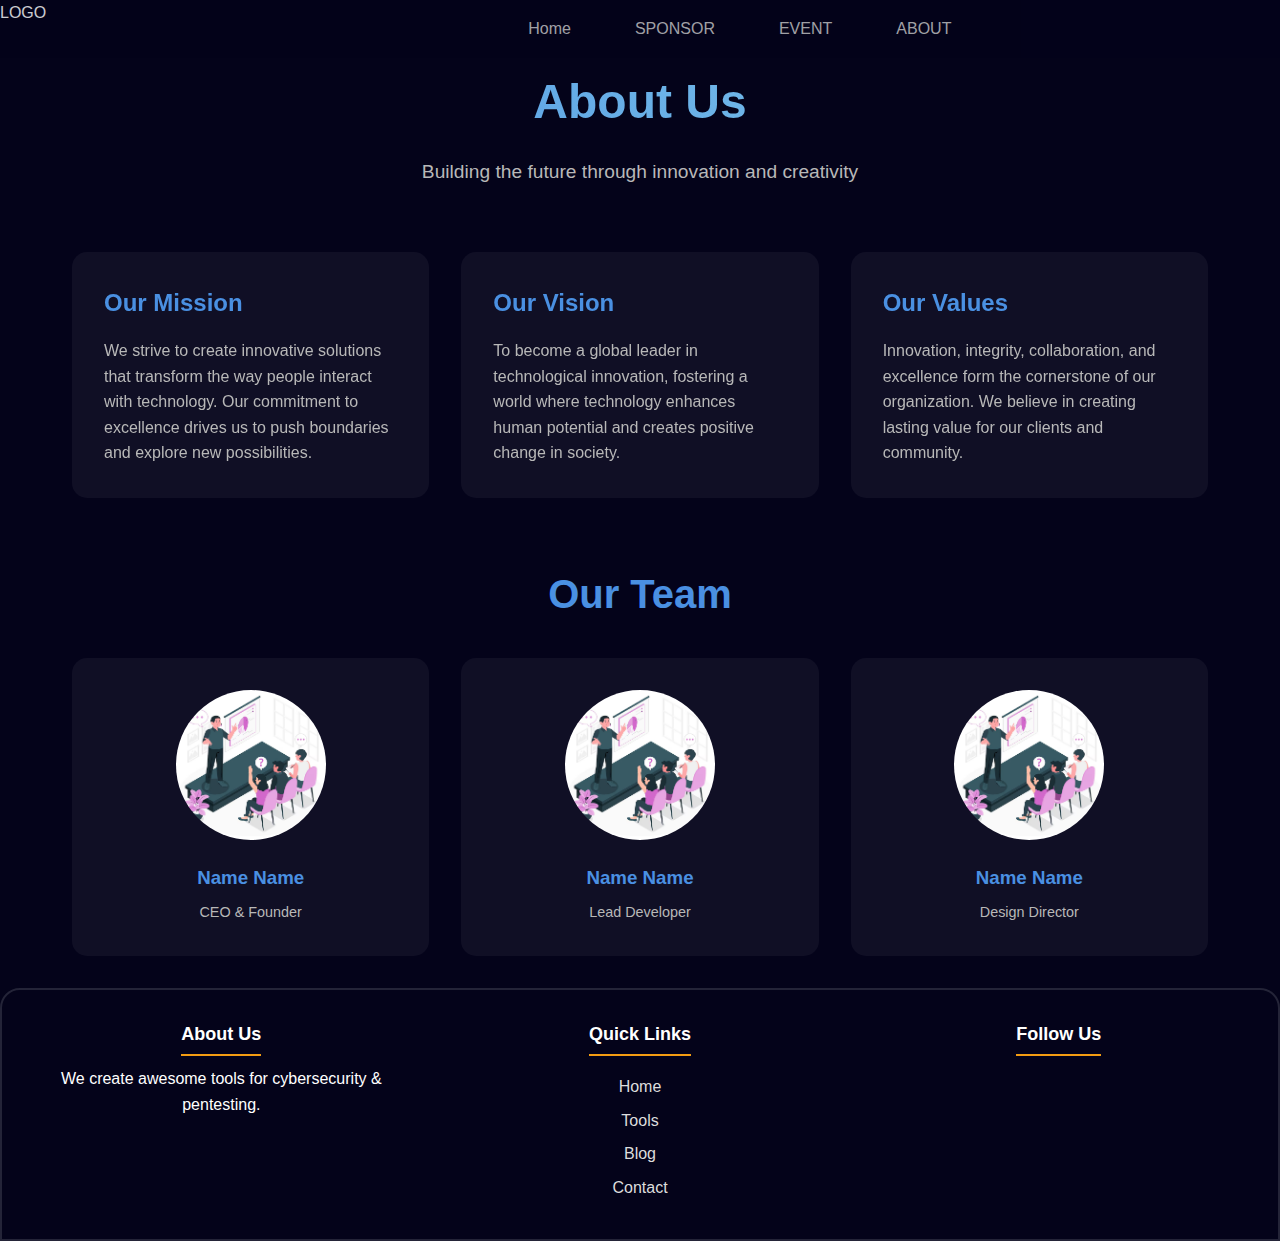
<file: about-us.html>
<!DOCTYPE html>
<html lang="en">
<head>
    <meta charset="UTF-8">
    <meta name="viewport" content="width=device-width, initial-scale=1.0">
    <title>About Us</title>
    <link rel="stylesheet" href="css/about-us.css">
    <script src="scripts/nav.js" defer></script>
</head>
<body>
    <a href="#main-content" class="skip-link">Skip to main content</a>

  <button id="open-sidebar-button" onclick="openSidebar()" aria-label="open sidebar" aria-expanded="false"
    aria-controls="navbar">
    <svg xmlns="http://www.w3.org/2000/svg" height="40px" viewBox="0 -960 960 960" width="40px" fill="#c9c9c9">
      <path
        d="M165.13-254.62q-10.68 0-17.9-7.26-7.23-7.26-7.23-18t7.23-17.86q7.22-7.13 17.9-7.13h629.74q10.68 0 17.9 7.26 7.23 7.26 7.23 18t-7.23 17.87q-7.22 7.12-17.9 7.12H165.13Zm0-200.25q-10.68 0-17.9-7.27-7.23-7.26-7.23-17.99 0-10.74 7.23-17.87 7.22-7.13 17.9-7.13h629.74q10.68 0 17.9 7.27 7.23 7.26 7.23 17.99 0 10.74-7.23 17.87-7.22 7.13-17.9 7.13H165.13Zm0-200.26q-10.68 0-17.9-7.26-7.23-7.26-7.23-18t7.23-17.87q7.22-7.12 17.9-7.12h629.74q10.68 0 17.9 7.26 7.23 7.26 7.23 18t-7.23 17.86q-7.22 7.13-17.9 7.13H165.13Z" />
    </svg>
  </button>

  <nav id="navbar">
    <ul>
      <li>
        <button id="close-sidebar-button" onclick="closeSidebar()" aria-label="close sidebar">
          <svg xmlns="http://www.w3.org/2000/svg" height="40px" viewBox="0 -960 960 960" width="40px" fill="#c9c9c9">
            <path
              d="m480-444.62-209.69 209.7q-7.23 7.23-17.5 7.42-10.27.19-17.89-7.42-7.61-7.62-7.61-17.7 0-10.07 7.61-17.69L444.62-480l-209.7-209.69q-7.23-7.23-7.42-17.5-.19-10.27 7.42-17.89 7.62-7.61 17.7-7.61 10.07 0 17.69 7.61L480-515.38l209.69-209.7q7.23-7.23 17.5-7.42 10.27-.19 17.89 7.42 7.61 7.62 7.61 17.7 0 10.07-7.61 17.69L515.38-480l209.7 209.69q7.23 7.23 7.42 17.5.19 10.27-7.42 17.89-7.62 7.61-17.7 7.61-10.07 0-17.69-7.61L480-444.62Z" />
          </svg>
        </button>
      </li>
      <li class="home-li">LOGO</a></li>
      <li><a href="index.html">Home</a></li>
      <li><a href="SPONSOR.html">SPONSOR</a></li>
      <li><a href="Event.html">EVENT</a></li>
      <li><a href="about-us.html">ABOUT</a></li>
    </ul>
  </nav>
  <div id="overlay" onclick="closeSidebar()" aria-hidden="true"></div>
    <div class="container">
        <header class="header">
            <h1>About Us</h1>
            <p>Building the future through innovation and creativity</p>
        </header>

        <div class="about-grid">
            <div class="about-card">
                <h2>Our Mission</h2>
                <p>We strive to create innovative solutions that transform the way people interact with technology. Our commitment to excellence drives us to push boundaries and explore new possibilities.</p>
            </div>

            <div class="about-card">
                <h2>Our Vision</h2>
                <p>To become a global leader in technological innovation, fostering a world where technology enhances human potential and creates positive change in society.</p>
            </div>

            <div class="about-card">
                <h2>Our Values</h2>
                <p>Innovation, integrity, collaboration, and excellence form the cornerstone of our organization. We believe in creating lasting value for our clients and community.</p>
            </div>
        </div>

        <div class="team-section">
            <h2>Our Team</h2>
            <div class="team-grid">
                <div class="team-member">
                    <img src="img/seminar-concept-illustration_114360-7700.avif" alt="Team Member 1">
                    <h3>Name Name</h3>
                    <p>CEO & Founder</p>
                </div>

                <div class="team-member">
                    <img src="img/seminar-concept-illustration_114360-7700.avif" alt="Team Member 2">
                    <h3>Name Name</h3>
                    <p>Lead Developer</p>
                </div>

                <div class="team-member">
                    <img src="img/seminar-concept-illustration_114360-7700.avif" alt="Team Member 3">
                    <h3>Name Name</h3>
                    <p>Design Director</p>
                </div>
            </div>
        </div>
    </div>
      <!-- card 6 -->
<footer class="footer">
    <div>
        <h3>About Us</h3>
        <p>We create awesome tools for cybersecurity & pentesting.</p>
    </div>
    <div>
        <h3>Quick Links</h3>
        <ul>
            <li><a href="#">Home</a></li>
            <li><a href="#">Tools</a></li>
            <li><a href="#">Blog</a></li>
            <li><a href="#">Contact</a></li>
        </ul>
    </div>
    <div>
        <h3>Follow Us</h3>
        <div class="social-icons">
            <a href="#"><i class="fab fa-facebook"></i></a>
            <a href="#"><i class="fab fa-twitter"></i></a>
            <a href="#"><i class="fab fa-linkedin"></i></a>
            <a href="#"><i class="fab fa-github"></i></a>
        </div>
    </div>
  </footer>
</body>
</html>
</file>
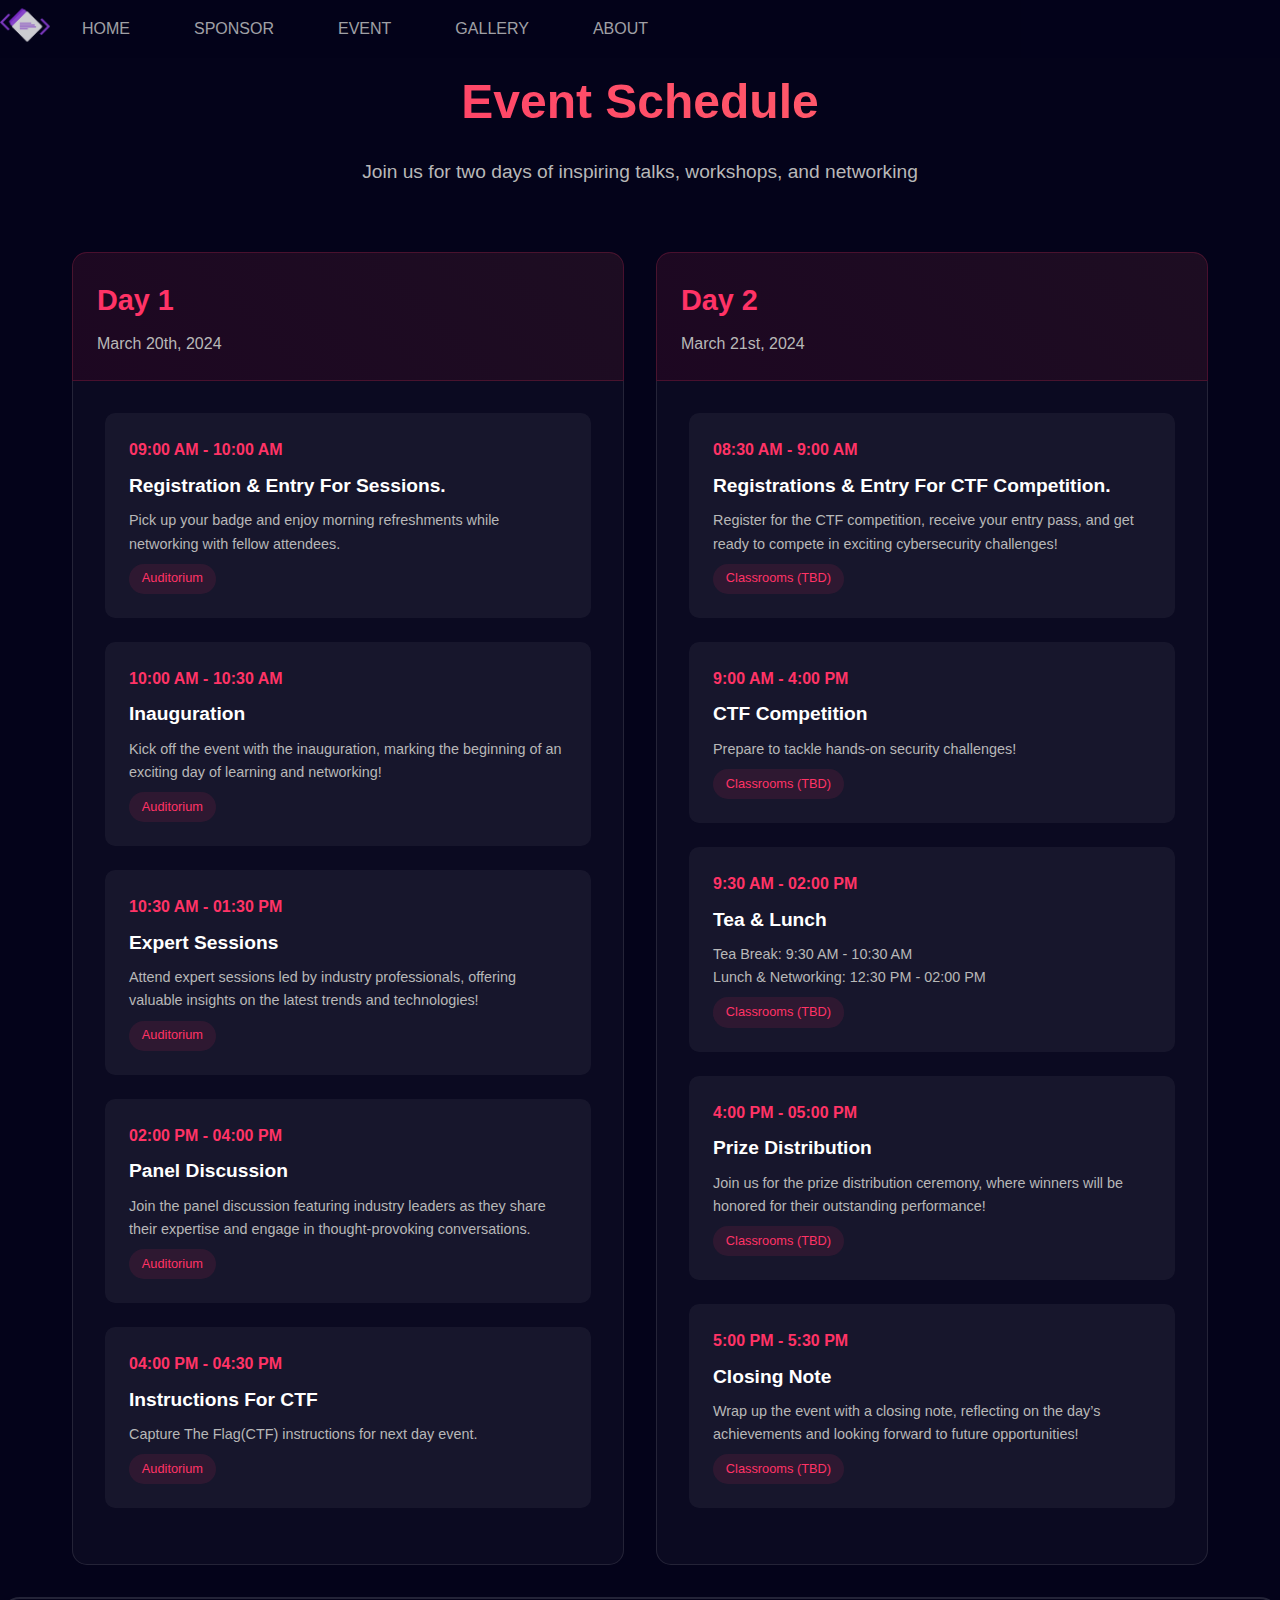
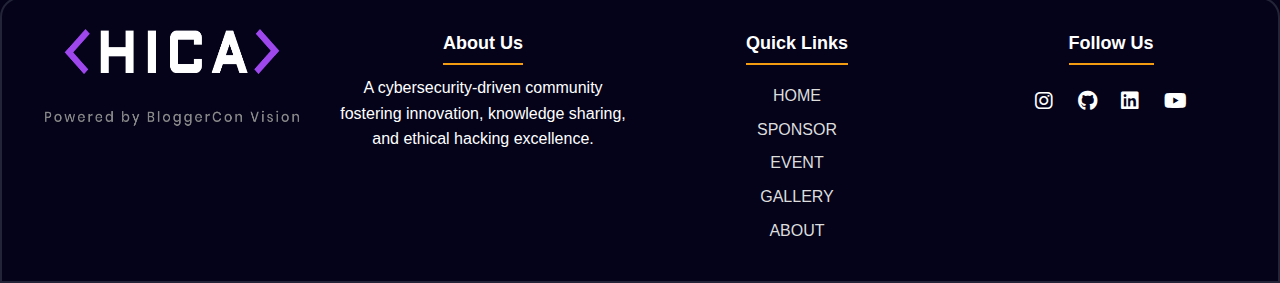
<file: Event.html>
<!DOCTYPE html>
<html lang="en">
<head>
    <meta charset="UTF-8">
    <meta name="viewport" content="width=device-width, initial-scale=1.0">
    <title>Event Schedule</title>
    <link rel="stylesheet" href="css/Event.css">
    <script src="scripts/nav.js" defer></script>
    <link rel="stylesheet" href="https://cdnjs.cloudflare.com/ajax/libs/font-awesome/6.4.2/css/all.min.css">
    <link rel="icon" href="img/frame 123.png" type="image/icon type">

</head>
<body>
    <a href="#main-content" class="skip-link">Skip to main content</a>

    <button id="open-sidebar-button" onclick="openSidebar()" aria-label="open sidebar" aria-expanded="false"
      aria-controls="navbar">
      <svg xmlns="http://www.w3.org/2000/svg" height="40px" viewBox="0 -960 960 960" width="40px" fill="#c9c9c9">
        <path
          d="M165.13-254.62q-10.68 0-17.9-7.26-7.23-7.26-7.23-18t7.23-17.86q7.22-7.13 17.9-7.13h629.74q10.68 0 17.9 7.26 7.23 7.26 7.23 18t-7.23 17.87q-7.22 7.12-17.9 7.12H165.13Zm0-200.25q-10.68 0-17.9-7.27-7.23-7.26-7.23-17.99 0-10.74 7.23-17.87 7.22-7.13 17.9-7.13h629.74q10.68 0 17.9 7.27 7.23 7.26 7.23 17.99 0 10.74-7.23 17.87-7.22 7.13-17.9 7.13H165.13Zm0-200.26q-10.68 0-17.9-7.26-7.23-7.26-7.23-18t7.23-17.87q7.22-7.12 17.9-7.12h629.74q10.68 0 17.9 7.26 7.23 7.26 7.23 18t-7.23 17.86q-7.22 7.13-17.9 7.13H165.13Z" />
      </svg>
    </button>
  
    <nav id="navbar">
      <ul>
        <li>
          <button id="close-sidebar-button" onclick="closeSidebar()" aria-label="close sidebar">
            <svg xmlns="http://www.w3.org/2000/svg" height="40px" viewBox="0 -960 960 960" width="40px" fill="#c9c9c9">
              <path
                d="m480-444.62-209.69 209.7q-7.23 7.23-17.5 7.42-10.27.19-17.89-7.42-7.61-7.62-7.61-17.7 0-10.07 7.61-17.69L444.62-480l-209.7-209.69q-7.23-7.23-7.42-17.5-.19-10.27 7.42-17.89 7.62-7.61 17.7-7.61 10.07 0 17.69 7.61L480-515.38l209.69-209.7q7.23-7.23 17.5-7.42 10.27-.19 17.89 7.42 7.61 7.62 7.61 17.7 0 10.07-7.61 17.69L515.38-480l209.7 209.69q7.23 7.23 7.42 17.5.19 10.27-7.42 17.89-7.62 7.61-17.7 7.61-10.07 0-17.69-7.61L480-444.62Z" />
            </svg>
          </button>
        </li>
        <li><img src="img/frame 123.png" height="50px" width="50px" class="logo-im" alt=""></li>
        <li><a href="index.html">HOME</a></li>
        <li><a href="SPONSOR.html">SPONSOR</a></li>
        <li><a href="Event.html">EVENT</a></li>
        <li><a href="gallery.html">GALLERY</a></li>
        <li><a href="about-us.html">ABOUT</a></li>
      </ul>
    </nav>
    <div id="overlay" onclick="closeSidebar()" aria-hidden="true"></div>
    <div class="container">
        <header class="header">
            <h1>Event Schedule</h1>
            <p>Join us for two days of inspiring talks, workshops, and networking</p>
        </header>

        <div class="event-days">
            <div class="event-day">
                <div class="day-header">
                    <h2>Day 1</h2>
                    <p>March 20th, 2024</p>
                </div>
                <div class="timeline">
                    <div class="event-item">
                        <div class="event-time">09:00 AM - 10:00 AM</div>
                        <h3 class="event-title">Registration & Entry For Sessions.</h3>
                        <p class="event-description">Pick up your badge and enjoy morning refreshments while networking with fellow attendees.</p>
                        <div class="location-badge">Auditorium</div>
                    </div>

                    <div class="event-item">
                        <div class="event-time">10:00 AM - 10:30 AM</div>
                        <h3 class="event-title">Inauguration</h3>
                        <p class="event-description">Kick off the event with the inauguration, marking the beginning of an exciting day of learning and networking!</p>
                        <!-- <div class="event-speaker">
                            <img src="/api/placeholder/40/40" alt="Speaker" class="speaker-avatar">
                            <div class="speaker-info">
                                <h4>Dr. Sarah Johnson</h4>
                                <p>Chief Innovation Officer, TechCorp</p>
                            </div>
                        </div> -->
                        <div class="location-badge">Auditorium</div>
                    </div>

                    <div class="event-item">
                        <div class="event-time">10:30 AM - 01:30 PM</div>
                        <h3 class="event-title">Expert Sessions</h3>
                        <p class="event-description">Attend expert sessions led by industry professionals, offering valuable insights on the latest trends and technologies!</p>
                        <div class="location-badge">Auditorium</div>
                    </div>

                    <div class="event-item">
                        <div class="event-time">02:00 PM - 04:00 PM</div>
                        <h3 class="event-title">Panel Discussion</h3>
                        <p class="event-description">Join the panel discussion featuring industry leaders as they share their expertise and engage in thought-provoking conversations.</p>
                        <div class="location-badge">Auditorium</div>
                    </div>
                    <div class="event-item">
                        <div class="event-time">04:00 PM - 04:30 PM</div>
                        <h3 class="event-title">Instructions For CTF</h3>
                        <p class="event-description">Capture The Flag(CTF) instructions for next day event.</p>
                        <div class="location-badge">Auditorium</div>
                    </div>
                </div>
            </div>

            <div class="event-day">
                <div class="day-header">
                    <h2>Day 2</h2>
                    <p>March 21st, 2024</p>
                </div>
                <div class="timeline">
                    <div class="event-item">
                        <div class="event-time">08:30 AM - 9:00 AM</div>
                        <h3 class="event-title">Registrations & Entry For CTF Competition.</h3>
                        <p class="event-description">Register for the CTF competition, receive your entry pass, and get ready to compete in exciting cybersecurity challenges!</p>
                        <div class="location-badge">Classrooms (TBD)</div>
                    </div>

                    <div class="event-item">
                        <div class="event-time">9:00 AM - 4:00 PM</div>
                        <h3 class="event-title">CTF Competition</h3>
                        <p class="event-description">Prepare to tackle hands-on security challenges!</p>
                        <div class="location-badge">Classrooms (TBD)</div>
                    </div>

                

                    <div class="event-item">
                        <div class="event-time">9:30 AM - 02:00 PM</div>
                        <h3 class="event-title">Tea & Lunch</h3>
                        <p class="event-description">
                            Tea Break: 9:30 AM - 10:30 AM<br>
                            Lunch & Networking: 12:30 PM - 02:00 PM
                        </p>
                        <div class="location-badge">Classrooms (TBD)</div>
                    </div>
                    
                    
                    <div class="event-item">
                        <div class="event-time">4:00 PM - 05:00 PM</div>
                        <h3 class="event-title">Prize Distribution</h3>
                        <p class="event-description">Join us for the prize distribution ceremony, where winners will be honored for their outstanding performance!</p>
                        <div class="location-badge">Classrooms (TBD)</div>
                    </div>
                    <div class="event-item">
                        <div class="event-time">5:00 PM - 5:30 PM</div>
                        <h3 class="event-title">Closing Note</h3>
                        <p class="event-description">Wrap up the event with a closing note, reflecting on the day’s achievements and looking forward to future opportunities!</p>
                        <div class="location-badge">Classrooms (TBD)</div>
                    </div>
                </div>
            </div>
        </div>
    </div>
    <footer class="footer">
        <div>
            <img src="img/Frame 4036.png" height="100px" width="300px" alt="">
            
        </div>
        <div>
            <h3>About Us</h3>
           
            <p>A cybersecurity-driven community fostering innovation, knowledge sharing, and ethical hacking excellence.</p>
        </div>
        <div>
            <h3>Quick Links</h3>
            <ul>
                <li><a href="index.html">HOME</a></li>
                <li><a href="SPONSOR.html">SPONSOR</a></li>
                <li><a href="Event.html">EVENT</a></li>
                <li><a href="gallery.html">GALLERY</a></li>
                <li><a href="about-us.html">ABOUT</a></li>
            </ul>
        </div>
        <div>
            <h3>Follow Us</h3>
            <div class="social-icons">
                <a href="https://www.instagram.com/hica_sspu"><i class="fab fa-instagram"></i></a>
                <a href="https://github.com/HICASSPU"><i class="fab fa-github"></i></a>
                <a href="https://www.linkedin.com/company/hica-sspu/"><i class="fab fa-linkedin"></i></a>
                <a href="https://www.youtube.com/@HICA_CLUB"><i class="fab fa-youtube"></i></a>
            </div>
        </div>
      </footer>
</body>
</html>
</file>
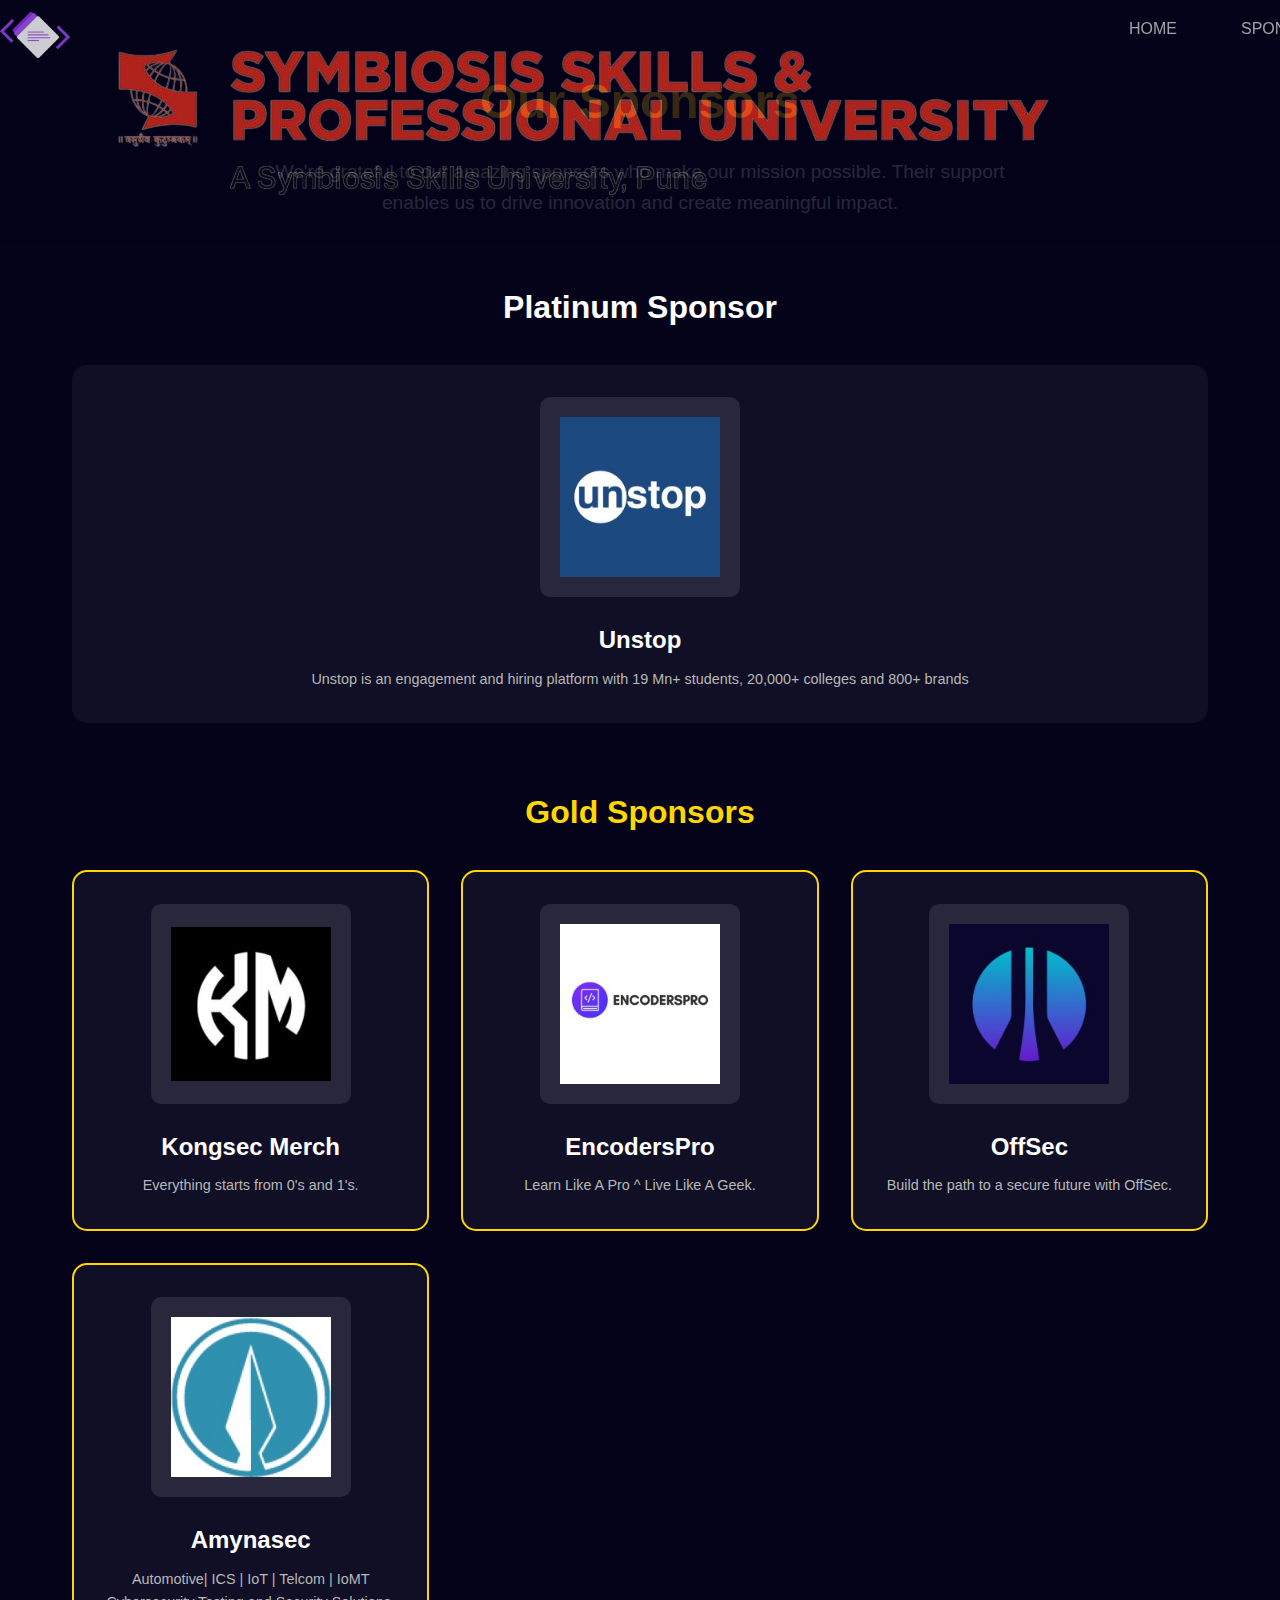
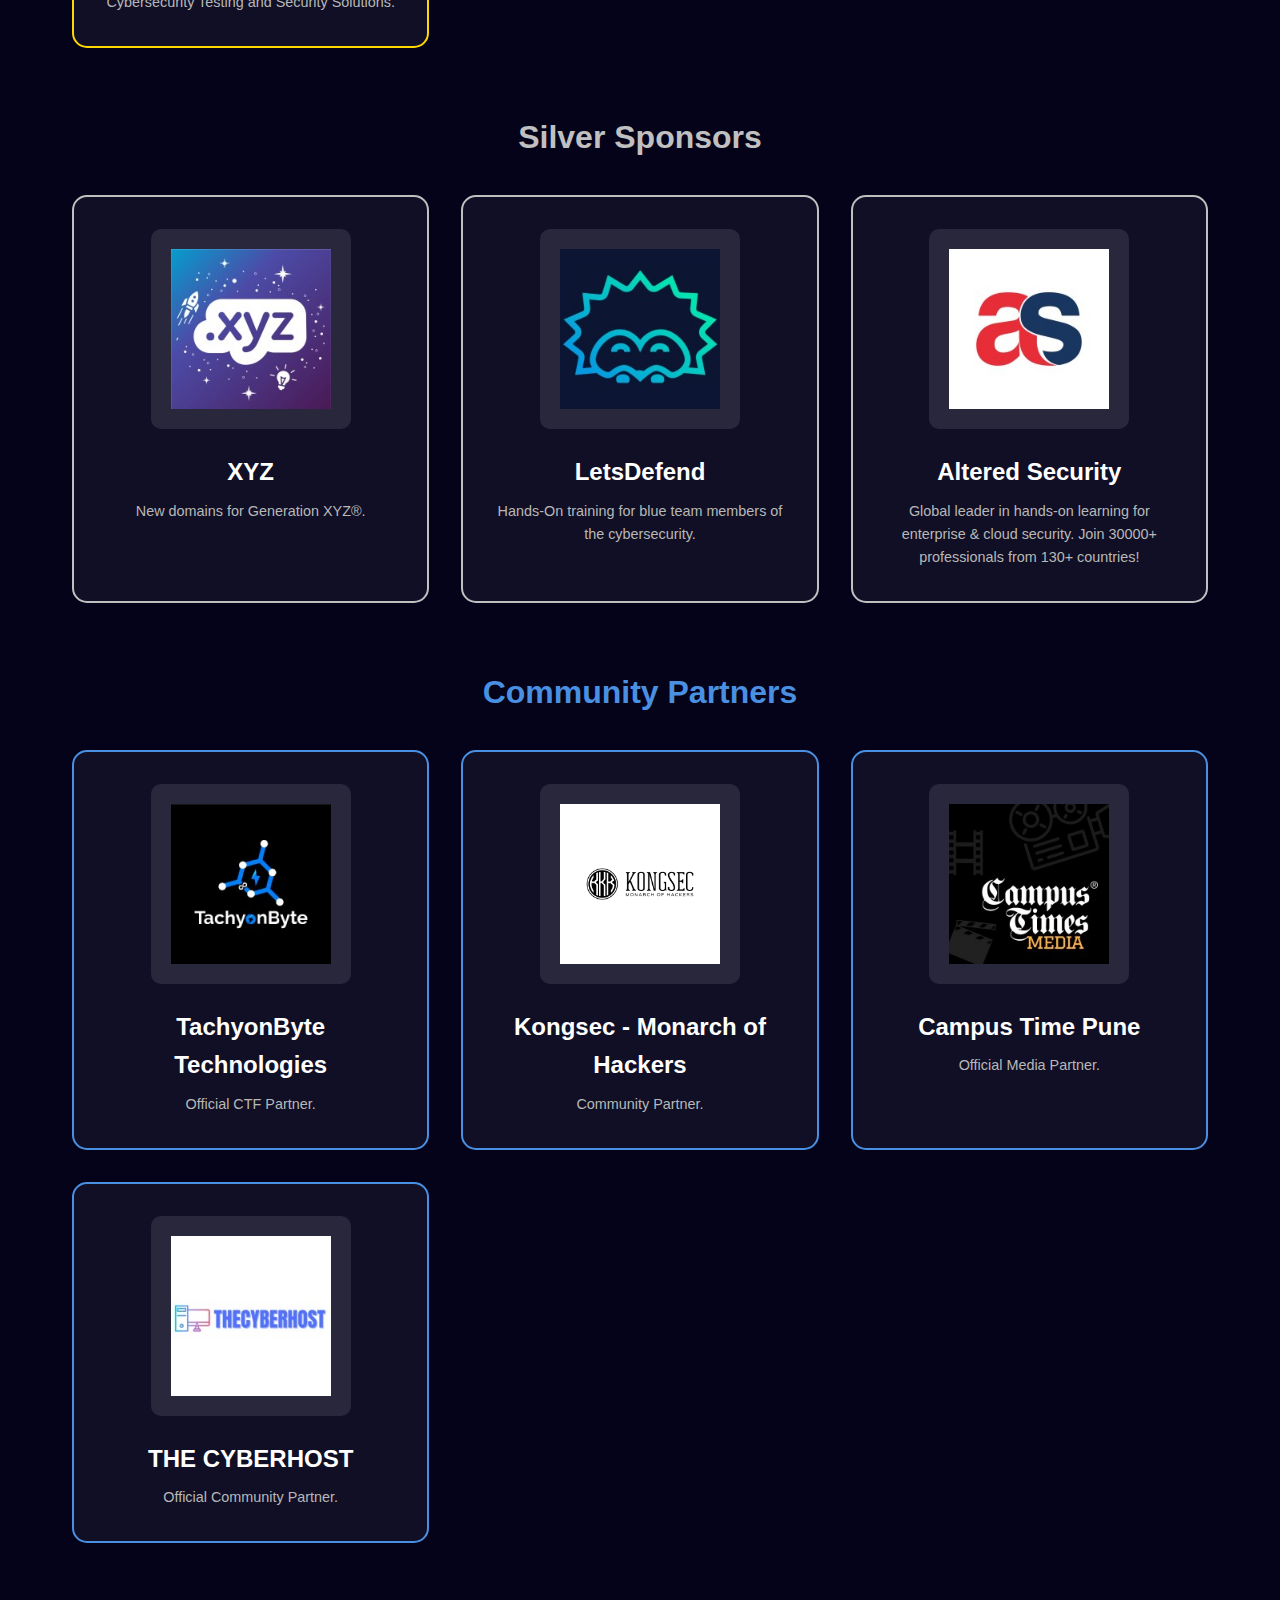
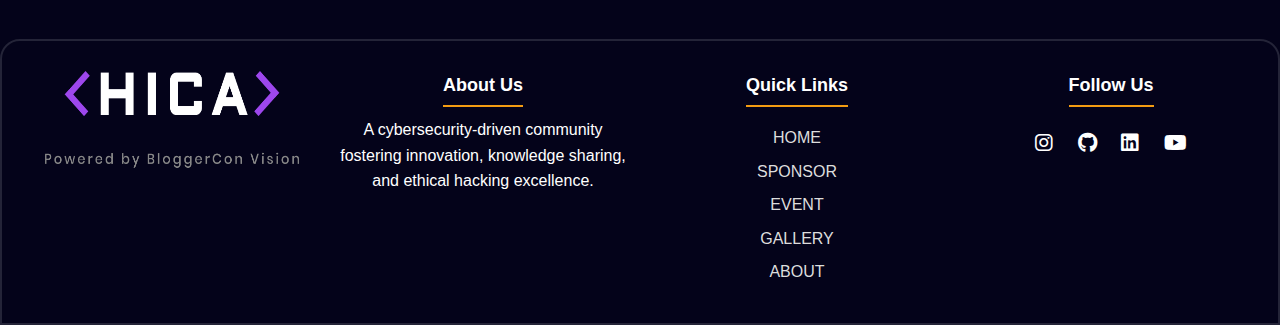
<file: SPONSOR.html>
<!DOCTYPE html>
<html lang="en">

<head>
    <meta charset="UTF-8">
    <meta name="viewport" content="width=device-width, initial-scale=1.0">
    <title>Our Sponsors</title>
    <link rel="stylesheet" href="css/SPONSOR.css">
    <script src="scripts/nav.js" defer></script>
    <link rel="stylesheet" href="https://cdnjs.cloudflare.com/ajax/libs/font-awesome/6.4.2/css/all.min.css">
    <link rel="icon" href="img/frame 123.png" type="image/icon type">

</head>

<body>
    <a href="#main-content" class="skip-link">Skip to main content</a>

    <button id="open-sidebar-button" onclick="openSidebar()" aria-label="open sidebar" aria-expanded="false"
        aria-controls="navbar">
        <svg xmlns="http://www.w3.org/2000/svg" height="40px" viewBox="0 -960 960 960" width="40px" fill="#c9c9c9">
            <path
                d="M165.13-254.62q-10.68 0-17.9-7.26-7.23-7.26-7.23-18t7.23-17.86q7.22-7.13 17.9-7.13h629.74q10.68 0 17.9 7.26 7.23 7.26 7.23 18t-7.23 17.87q-7.22 7.12-17.9 7.12H165.13Zm0-200.25q-10.68 0-17.9-7.27-7.23-7.26-7.23-17.99 0-10.74 7.23-17.87 7.22-7.13 17.9-7.13h629.74q10.68 0 17.9 7.27 7.23 7.26 7.23 17.99 0 10.74-7.23 17.87-7.22 7.13-17.9 7.13H165.13Zm0-200.26q-10.68 0-17.9-7.26-7.23-7.26-7.23-18t7.23-17.87q7.22-7.12 17.9-7.12h629.74q10.68 0 17.9 7.26 7.23 7.26 7.23 18t-7.23 17.86q-7.22 7.13-17.9 7.13H165.13Z" />
        </svg>
    </button>

    <nav id="navbar">
        <ul>
            <li>
                <button id="close-sidebar-button" onclick="closeSidebar()" aria-label="close sidebar">
                    <svg xmlns="http://www.w3.org/2000/svg" height="40px" viewBox="0 -960 960 960" width="40px"
                        fill="#c9c9c9">
                        <path
                            d="m480-444.62-209.69 209.7q-7.23 7.23-17.5 7.42-10.27.19-17.89-7.42-7.61-7.62-7.61-17.7 0-10.07 7.61-17.69L444.62-480l-209.7-209.69q-7.23-7.23-7.42-17.5-.19-10.27 7.42-17.89 7.62-7.61 17.7-7.61 10.07 0 17.69 7.61L480-515.38l209.69-209.7q7.23-7.23 17.5-7.42 10.27-.19 17.89 7.42 7.61 7.62 7.61 17.7 0 10.07-7.61 17.69L515.38-480l209.7 209.69q7.23 7.23 7.42 17.5.19 10.27-7.42 17.89-7.62 7.61-17.7 7.61-10.07 0-17.69-7.61L480-444.62Z" />
                    </svg>
                </button>
            </li>
            <li><img src="img/frame 123.png" height="70px" width="70px" class="logo-him" alt=""></li>
            <li><img src="img/sspu.png" class="logo-im" alt=""></li>
            <li><a class="logo-fm" href="index.html">HOME</a></li>
            <li><a href="SPONSOR.html">SPONSOR</a></li>
            <li><a href="Event.html">EVENT</a></li>
            <li><a href="gallery.html">GALLERY</a></li>
            <li><a href="about-us.html">ABOUT</a></li>
            <div class="Register-nav">
                <a href="https://www.google.com" class="register-button-nav">Register Now</a>
            </div>
        </ul>
    </nav>
    <div id="overlay" onclick="closeSidebar()" aria-hidden="true"></div>
    <div class="container">
        <header class="header">
            <h1>Our Sponsors</h1>
            <p>We're grateful to our amazing sponsors who make our mission possible. Their support enables us to drive
                innovation and create meaningful impact.</p>
        </header>
        <section class="sponsor-tier Platinum">
            <h2 class="tier-title">Platinum Sponsor</h2>
            <div class="sponsor-grid">
                <div class="sponsor-card">
                    <div class="sponsor-logo">
                        <img src="img/sponsor/unstop_logo.jpeg" alt="Platinum Sponsor 1">
                    </div>
                    <h3 class="sponsor-name">Unstop</h3>
                    <p class="sponsor-description">Unstop is an engagement and hiring platform with 19 Mn+ students, 20,000+ colleges and 800+ brands</p>
                </div>



                <!-- <div class="sponsor-card">
                    <div class="sponsor-logo">
                        <img src="img/sponsor/" alt="Platinum Sponsor 2">
                    </div>
                    <h3 class="sponsor-name">..... </h3>
                    <p class="sponsor-description">Empowering businesses through scalable technology solutions.</p>
                </div> -->
            </div>
        </section>
        <section class="sponsor-tier gold">
            <h2 class="tier-title">Gold Sponsors</h2>
            <div class="sponsor-grid">
            
                <div class="sponsor-card">
                    <div class="sponsor-logo">
                        <img src="img/sponsor/1728245507387.jpeg" alt="Gold Sponsor 1">
                    </div>
                    <h3 class="sponsor-name">Kongsec Merch</h3>
                    <p class="sponsor-description">Everything starts from 0's and 1's.</p>
                </div>



                <div class="sponsor-card">
                    <div class="sponsor-logo">
                        <img src="img/sponsor/1693335401997.jpeg" alt="Gold Sponsor 3">
                    </div>
                    <h3 class="sponsor-name">EncodersPro </h3>
                    <p class="sponsor-description">Learn Like A Pro ^ Live Like A Geek.</p>
                </div>

                <div class="sponsor-card">
                    <div class="sponsor-logo">
                        <img src="img/sponsor/offensive_security_logo.jpeg" alt="Gold Sponsor 3">
                    </div>
                    <h3 class="sponsor-name">OffSec</h3>
                    <p class="sponsor-description">Build the path to a secure future with OffSec.</p>
                </div>
                
                <div class="sponsor-card">
                    <div class="sponsor-logo">
                        <img src="img/sponsor/amynasec_labs_logo.jpeg" alt="Gold Sponsor 2">
                    </div>
                    <h3 class="sponsor-name">Amynasec</h3>
                    <p class="sponsor-description">Automotive| ICS | IoT | Telcom | IoMT Cybersecurity Testing and Security Solutions.</p>
                </div>
            </div>
        </section>

        <section class="sponsor-tier silver">
            <h2 class="tier-title">Silver Sponsors</h2>
            <div class="sponsor-grid">
                <div class="sponsor-card">
                    <div class="sponsor-logo">
                        <img src="img/sponsor/xyz_logo.jpeg" alt="Silver Sponsor 1">
                    </div>
                    <h3 class="sponsor-name">XYZ</h3>
                    <p class="sponsor-description">New domains for Generation XYZ®.</p>
                </div>



                <div class="sponsor-card">
                    <div class="sponsor-logo">
                        <img src="img/sponsor/letsdefend_logo.jpeg" alt="Silver Sponsor 3">
                    </div>
                    <h3 class="sponsor-name">LetsDefend</h3>
                    <p class="sponsor-description">Hands-On training for blue team members of the cybersecurity.</p>
                </div>

                <div class="sponsor-card">
                    <div class="sponsor-logo">
                        <img src="img/sponsor/alteredsecurity_logo.jpeg" alt="Silver Sponsor 2">
                    </div>
                    <h3 class="sponsor-name">Altered Security</h3>
                    <p class="sponsor-description">Global leader in hands-on learning for enterprise & cloud security.
                        Join 30000+ professionals from 130+ countries!</p>
                </div>
            </div>
        </section>

        <section class="sponsor-tier partner">
            <h2 class="tier-title">Community Partners</h2>
            <div class="sponsor-grid">
                <div class="sponsor-card">
                    <div class="sponsor-logo">
                        <img src="img/sponsor/tachyonbyte_logo.jpeg" alt="Media Partner">
                    </div>
                    <h3 class="sponsor-name">TachyonByte Technologies</h3>
                    <p class="sponsor-description">Official CTF Partner.</p>
                </div>

                <div class="sponsor-card">
                    <div class="sponsor-logo">
                        <img src="img/sponsor/kongsec.png" alt="Community Partner">
                    </div>
                    <h3 class="sponsor-name">Kongsec - Monarch of Hackers</h3>
                    <p class="sponsor-description">Community Partner.</p>
                </div>

                <div class="sponsor-card">
                    <div class="sponsor-logo">
                        <img src="img/sponsor/campus_times_pune_logo.jpeg" alt="CTF Partner">
                    </div>
                    <h3 class="sponsor-name">Campus Time Pune</h3>
                    <p class="sponsor-description">Official Media Partner.</p>
                </div>

                <div class="sponsor-card">
                    <div class="sponsor-logo">
                        <img src="img/sponsor/thecyberhost7_logo.jpeg" alt="Community Partner">
                    </div>
                    <h3 class="sponsor-name">THE CYBERHOST</h3>
                    <p class="sponsor-description">Official Community Partner.</p>
                </div>
            </div>
        </section>
    </div>
    <!-- card 6 -->
    <footer class="footer">
        <div>
            <img src="img/Frame 4036.png" height="100px" width="300px" alt="">
            
        </div>
        <div>
            <h3>About Us</h3>
           
            <p>A cybersecurity-driven community fostering innovation, knowledge sharing, and ethical hacking excellence.</p>
        </div>
        <div>
            <h3>Quick Links</h3>
            <ul>
                <li><a href="index.html">HOME</a></li>
                <li><a href="SPONSOR.html">SPONSOR</a></li>
                <li><a href="Event.html">EVENT</a></li>
                <li><a href="gallery.html">GALLERY</a></li>
                <li><a href="about-us.html">ABOUT</a></li>
            </ul>
        </div>
        <div>
            <h3>Follow Us</h3>
            <div class="social-icons">
                <a href="https://www.instagram.com/hica_sspu"><i class="fab fa-instagram"></i></a>
                <a href="https://github.com/HICASSPU"><i class="fab fa-github"></i></a>
                <a href="https://www.linkedin.com/company/hica-sspu/"><i class="fab fa-linkedin"></i></a>
                <a href="https://www.youtube.com/@HICA_CLUB"><i class="fab fa-youtube"></i></a>
            </div>
        </div>
      </footer>
</body>

</html>
</file>
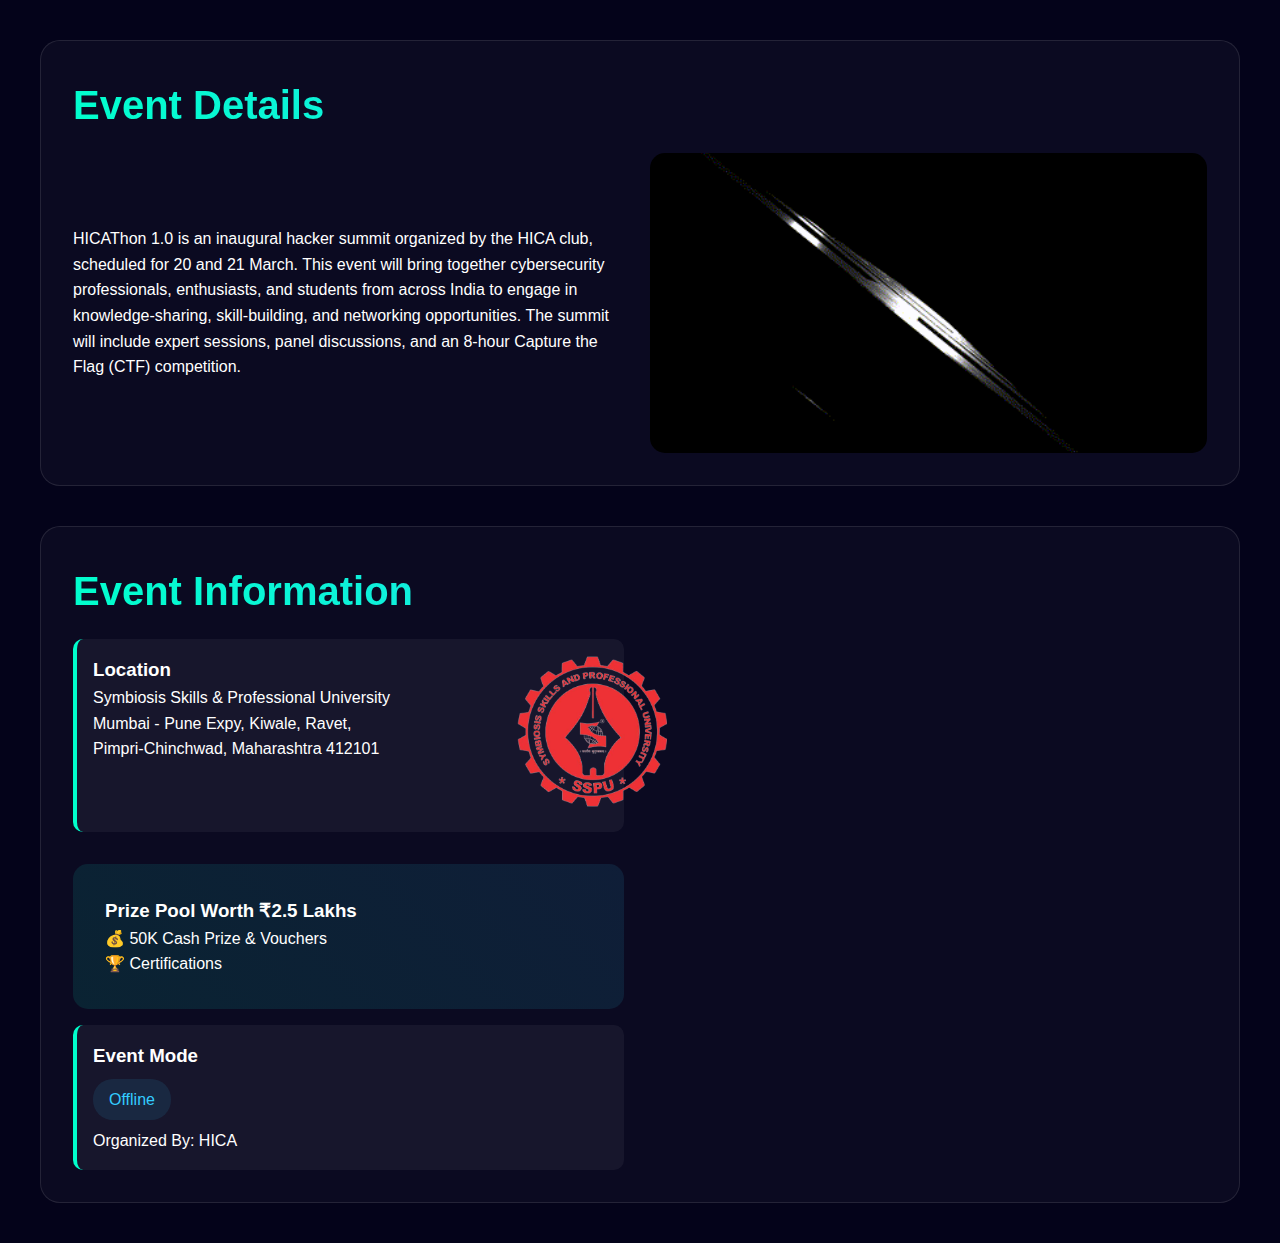
<file: test.html>
<!DOCTYPE html>
<html lang="en">

<head>
    <meta charset="UTF-8">
    <meta name="viewport" content="width=device-width, initial-scale=1.0">
    <title>Document</title>
    <link rel="stylesheet" href="css/style.css">
    <style>
        .event-details {
            display: flex;
            align-items: center;
            gap: 20px;
        }

        .event-logo img {
            max-width: 150px;
            height: auto;
            margin-left: 85%;
        }
        .flex-loc{
            display: flex;
        }
        
@media (max-width: 768px) {
    .event-logo img {
            max-width: 150px;
            height: auto;
            margin-left: 85%;
            display: none;
        }
}
    </style>
</head>

<body>
    <section class="section">
        <h2 class="section-title">Event Details</h2>
        <div class="event-details">

            <div class="event-details-content">
                <p>HICAThon 1.0 is an inaugural hacker summit organized by the HICA club, scheduled for 20 and 21 March.
                    This event will bring together cybersecurity professionals, enthusiasts, and students from across
                    India to engage in knowledge-sharing, skill-building, and networking opportunities. The summit will
                    include expert sessions, panel discussions, and an 8-hour Capture the Flag (CTF) competition.</p>
            </div>

            <div class="event-image">
                <img src="img/Intro.gif" alt="Cybersecurity Event">
            </div>
        </div>
    </section>

    <section class="section">
        <h2 class="section-title">Event Information</h2>
        <div class="location-section">
            <div class="location-info">
                <div class="highlight-box">
                <div class="flex-loc">
                    <div>

                        <h3>Location</h3>
                        <p>Symbiosis Skills & Professional University<br>
                            Mumbai - Pune Expy, Kiwale, Ravet,<br>
                            Pimpri-Chinchwad, Maharashtra 412101</p>
                        </div>    
                            <div class="event-logo">
                                <img src="img/052035-sspu-removebg.png" alt="College Logo">
                            </div>
                        </div>
                    </div>
                

                <div class="prize-pool">
                    <h3>Prize Pool Worth ₹2.5 Lakhs</h3>
                    <p>💰 50K Cash Prize & Vouchers</p>
                    <p>🏆 Certifications</p>
                </div>

                <div class="highlight-box">
                    <h3>Event Mode</h3>
                    <div class="mode-badge">Offline</div>
                    <p>Organized By: HICA</p>
                </div>
            </div>
            <div class="location-image">
                <iframe
                    src="https://www.google.com/maps/embed?pb=!1m18!1m12!1m3!1d3780.0776303933094!2d73.71573007524023!3d18.660512082460347!2m3!1f0!2f0!3f0!3m2!1i1024!2i768!4f13.1!3m3!1m2!1s0x3be800e31bcf833d%3A0xffcc0ae5fbd4c5cd!2sSymbiosis%20Skills%20%26%20Professional%20University.!5e0!3m2!1sen!2sin!4v1737556769255!5m2!1sen!2sin"
                    width="600" height="450" style="border:0;" allowfullscreen="" loading="lazy"
                    referrerpolicy="no-referrer-when-downgrade"></iframe>

            </div>
        </div>
    </section>
</body>

</html>
</file>
<file: css/about-us.css>
* {
  margin: 0;
  padding: 0;
  box-sizing: border-box;
  font-family: 'Segoe UI', Tahoma, Geneva, Verdana, sans-serif;
}

body {
  background-color: #04031A;
  color: #ffffff;
  line-height: 1.6;
}

@import url('https://fonts.googleapis.com/css2?family=Poppins:ital,wght@0,100;0,200;0,300;0,400;0,500;0,600;0,700;0,800;0,900;1,100;1,200;1,300;1,400;1,500;1,600;1,700;1,800;1,900&family=Source+Serif+4:ital,opsz,wght@0,8..60,200..900;1,8..60,200..900&display=swap');

:root {
  --primary-color: #11121a;
  --hover-color: #272832;
  --accent-color: #0071FF;
  --text-color: #c9c9c9;
}


nav {
  background-color: #04031A;
  /* border-bottom: 1px solid var(--hover-color); */
  opacity: 0.8;
  position: fixed;
  width: 100%;
  z-index: 3;
}

nav ul {
  list-style: none;
  display: flex;
}

nav .home-li {
  margin-right: 450px;
}

nav li {
  display: flex;
}

nav a {
  display: flex;
  text-decoration: none;
  color: var(--text-color);
  padding: 1em 2em;
  transition: background-color 150ms ease;
}

nav a:hover {
  background-color: var(--hover-color);
}

nav a.active-link {
  border-bottom: 2px solid var(--text-color);
}

nav a.accent-link {
  background-color: var(--accent-color);
}

#open-sidebar-button {
  display: none;
  background: none;
  border: none;
  padding: 1em;
  margin-left: auto;
  cursor: pointer;
}

#close-sidebar-button {
  display: none;
  background: none;
  border: none;
  padding: 1em;
  cursor: pointer;
}

#overlay {
  background: rgba(0, 0, 0, 0.5);
  position: fixed;
  inset: 0;
  z-index: 9;
  display: none;
}

.skip-link {
  opacity: 0;
  pointer-events: none;
  position: absolute;
  top: 10px;
  left: 10px;
  z-index: 1000;
  background-color: var(--accent-color);
  color: #ffffff;
  padding: 12px 24px;
  border-radius: 5px;
  text-decoration: none;
  font-weight: bold;
  font-size: 1rem;
  transition: opacity 0.3s ease;
}

.skip-link:focus {
  opacity: 1;
  pointer-events: auto;
  outline: 3px solid #ffffff;
}

@media screen and (max-width: 700px) {

  #open-sidebar-button,
  #close-sidebar-button {
    display: block;
  }

  nav {
    position: fixed;
    top: 0;
    right: -100%;
    height: 100vh;
    width: min(15em, 100%);
    z-index: 10;
    border-left: 1px solid var(--hover-color);
    transition: right 300ms ease-in-out;
  }

  nav.show {
    right: 0;
  }

  nav.show~#overlay {
    display: block;
  }

  nav ul {
    width: 100%;
    flex-direction: column;
  }

  nav a {
    width: 100%;
    padding-left: 2.5em;
  }

  nav a.active-link {
    border-bottom: none;
  }

  nav .home-li {
    margin-right: unset;
  }
}


.footer {
  background: #04031A;
  color: #fff;
  padding: 20px 10px;
  display: flex;
  flex-wrap: wrap;
  justify-content: space-between;
  text-align: center;
  border-radius: 20px 20px 0px 0px;
  border: 2px solid rgb(36, 36, 56);
}

.footer div {
  flex: 1;
  margin: 10px;
  min-width: 200px;
}

.footer h3 {
  margin-bottom: 10px;
  font-size: 18px;
  border-bottom: 2px solid #f39c12;
  display: inline-block;
  padding-bottom: 5px;
}

.footer ul {
  list-style: none;
  padding: 0;
}

.footer ul li {
  margin: 8px 0;
}

.footer ul li a {
  color: #ddd;
  text-decoration: none;
  transition: 0.3s;
}

.footer ul li a:hover {
  color: #f39c12;
}

.social-icons a {
  color: #fff;
  margin: 0 10px;
  font-size: 20px;
  transition: 0.3s;
}

.social-icons a:hover {
  color: #f39c12;
}

.copyright {
  text-align: center;
  background: #111;
  color: #ddd;
  padding: 10px;
  font-size: 14px;
}

/* Responsive Design */
@media (max-width: 768px) {
  .footer {
    flex-direction: column;
    text-align: center;
  }
}

.container {
  max-width: 1200px;
  margin: 0 auto;
  padding: 2rem;
}

.header {
  text-align: center;
  margin-bottom: 4rem;
  padding-top: 2rem;
}

.header h1 {
  font-size: 3rem;
  margin-bottom: 1rem;
  background: linear-gradient(45deg, #4A90E2, #87CEEB);
  -webkit-background-clip: text;
  -webkit-text-fill-color: transparent;
}

.header p {
  font-size: 1.2rem;
  color: #B8B8B8;
}

.about-grid {
  display: grid;
  grid-template-columns: repeat(auto-fit, minmax(300px, 1fr));
  gap: 2rem;
  margin-bottom: 4rem;
}

.about-card {
  background: rgba(255, 255, 255, 0.05);
  padding: 2rem;
  border-radius: 15px;
  backdrop-filter: blur(10px);
  transition: transform 0.3s ease;
}

.about-card:hover {
  transform: translateY(-10px);
}

.about-card h2 {
  font-size: 1.5rem;
  margin-bottom: 1rem;
  color: #4A90E2;
}

.about-card p {
  color: #B8B8B8;
}

.team-section {
  text-align: center;
  margin-top: 4rem;
}

.team-section h2 {
  font-size: 2.5rem;
  margin-bottom: 2rem;
  color: #4A90E2;
}

.team-grid {
  display: grid;
  grid-template-columns: repeat(auto-fit, minmax(250px, 1fr));
  gap: 2rem;
}

.team-member {
  background: rgba(255, 255, 255, 0.05);
  padding: 2rem;
  border-radius: 15px;
  transition: transform 0.3s ease;
}

.team-member:hover {
  transform: scale(1.05);
}

.team-member img {
  width: 150px;
  height: 150px;
  border-radius: 50%;
  margin-bottom: 1rem;
  object-fit: cover;
}

.team-member h3 {
  color: #4A90E2;
  margin-bottom: 0.5rem;
}

.team-member p {
  color: #B8B8B8;
  font-size: 0.9rem;
}

@media (max-width: 768px) {
  .header h1 {
    font-size: 2rem;
  }

  .container {
    padding: 1rem;
  }

  .about-grid {
    grid-template-columns: 1fr;
  }
}


::-webkit-scrollbar {
  width: 12px;
}

::-webkit-scrollbar-track {
  background: #04031A;
}

::-webkit-scrollbar-thumb {
  background: #2D2B55;
  border-radius: 6px;
  border: 3px solid #04031A;
}

::-webkit-scrollbar-thumb:hover {
  background: #3E3B77;
}

* {
  scrollbar-width: thin;
  scrollbar-color: #2D2B55 #04031A;
}
</file>
<file: css/Event.css>
* {
    margin: 0;
    padding: 0;
    box-sizing: border-box;
    font-family: 'Segoe UI', Tahoma, Geneva, Verdana, sans-serif;
}

body {
    background-color: #04031A;
    color: #ffffff;
    line-height: 1.6;
}

@import url('https://fonts.googleapis.com/css2?family=Poppins:ital,wght@0,100;0,200;0,300;0,400;0,500;0,600;0,700;0,800;0,900;1,100;1,200;1,300;1,400;1,500;1,600;1,700;1,800;1,900&family=Source+Serif+4:ital,opsz,wght@0,8..60,200..900;1,8..60,200..900&display=swap');

:root {
  --primary-color: #11121a;
  --hover-color: #272832;
  --accent-color: #0071FF;
  --text-color: #c9c9c9;
}

        
nav {
  background-color: #04031A;
  /* border-bottom: 1px solid var(--hover-color); */
  opacity: 0.8;
  position: fixed;
  width: 100%;
  z-index: 3;
}

nav ul {
  list-style: none;
  display: flex;
}

nav .home-li {
  margin-right: 450px;
}

nav li {
  display: flex;
}

nav a {
  display: flex;
  text-decoration: none;
  color: var(--text-color);
  padding: 1em 2em;
  transition: background-color 150ms ease;
}

nav a:hover {
  background-color: var(--hover-color);
}

nav a.active-link {
  border-bottom: 2px solid var(--text-color);
}

nav a.accent-link {
  background-color: var(--accent-color);
}

#open-sidebar-button {
  display: none;
  background: none;
  border: none;
  padding: 1em;
  margin-left: auto;
  cursor: pointer;
}

#close-sidebar-button {
  display: none;
  background: none;
  border: none;
  padding: 1em;
  cursor: pointer;
}

#overlay {
  background: rgba(0, 0, 0, 0.5);
  position: fixed;
  inset: 0;
  z-index: 9;
  display: none;
}

.skip-link {
  opacity: 0;
  pointer-events: none;
  position: absolute;
  top: 10px;
  left: 10px;
  z-index: 1000;
  background-color: var(--accent-color);
  color: #ffffff;
  padding: 12px 24px;
  border-radius: 5px;
  text-decoration: none;
  font-weight: bold;
  font-size: 1rem;
  transition: opacity 0.3s ease;
}

.skip-link:focus {
  opacity: 1;
  pointer-events: auto;
  outline: 3px solid #ffffff;
}

@media screen and (max-width: 700px) {

  #open-sidebar-button,
  #close-sidebar-button {
    display: block;
  }

  nav {
    position: fixed;
    top: 0;
    right: -100%;
    height: 100vh;
    width: min(15em, 100%);
    z-index: 10;
    border-left: 1px solid var(--hover-color);
    transition: right 300ms ease-in-out;
  }

  nav.show {
    right: 0;
  }

  nav.show~#overlay {
    display: block;
  }

  nav ul {
    width: 100%;
    flex-direction: column;
  }

  nav a {
    width: 100%;
    padding-left: 2.5em;
  }

  nav a.active-link {
    border-bottom: none;
  }

  nav .home-li {
    margin-right: unset;
  }
}

.footer {
    background: #04031A;
    color: #fff;
    padding: 20px 10px;
    display: flex;
    flex-wrap: wrap;
    justify-content: space-between;
    text-align: center;
    border-radius: 20px 20px 0px 0px;
    border: 2px solid rgb(36,36,56);
  }
  
  .footer div {
    flex: 1;
    margin: 10px;
    min-width: 200px;
  }
  
  .footer h3 {
    margin-bottom: 10px;
    font-size: 18px;
    border-bottom: 2px solid #f39c12;
    display: inline-block;
    padding-bottom: 5px;
  }
  
  .footer ul {
    list-style: none;
    padding: 0;
  }
  
  .footer ul li {
    margin: 8px 0;
  }
  
  .footer ul li a {
    color: #ddd;
    text-decoration: none;
    transition: 0.3s;
  }
  
  .footer ul li a:hover {
    color: #f39c12;
  }
  
  .social-icons a {
    color: #fff;
    margin: 0 10px;
    font-size: 20px;
    transition: 0.3s;
  }
  
  .social-icons a:hover {
    color: #f39c12;
  }
  
  .copyright {
    text-align: center;
    background: #111;
    color: #ddd;
    padding: 10px;
    font-size: 14px;
  }
  
  /* Responsive Design */
  @media (max-width: 768px) {
    .footer {
      flex-direction: column;
      text-align: center;
    }
  }

.container {
    max-width: 1200px;
    margin: 0 auto;
    padding: 2rem;
}

.header {
    text-align: center;
    margin-bottom: 4rem;
    padding-top: 2rem;
}

.header h1 {
    font-size: 3rem;
    margin-bottom: 1rem;
    background: linear-gradient(45deg, #FF3366, #FF6B6B);
    -webkit-background-clip: text;
    -webkit-text-fill-color: transparent;
}

.header p {
    font-size: 1.2rem;
    color: #B8B8B8;
}

.event-days {
    display: flex;
    gap: 2rem;
    flex-wrap: wrap;
}

.event-day {
    flex: 1;
    min-width: 300px;
}

.day-header {
    background: linear-gradient(45deg, rgba(255, 51, 102, 0.1), rgba(255, 107, 107, 0.1));
    padding: 1.5rem;
    border-radius: 15px 15px 0 0;
    border: 1px solid rgba(255, 51, 102, 0.2);
}

.day-header h2 {
    color: #FF3366;
    font-size: 1.8rem;
    margin-bottom: 0.5rem;
}

.day-header p {
    color: #B8B8B8;
}

.timeline {
    position: relative;
    padding: 2rem;
    background: rgba(255, 255, 255, 0.03);
    border-radius: 0 0 15px 15px;
    border: 1px solid rgba(255, 255, 255, 0.1);
    border-top: none;
}

.event-item {
    position: relative;
    padding: 1.5rem;
    margin-bottom: 1.5rem;
    background: rgba(255, 255, 255, 0.05);
    border-radius: 10px;
    transition: transform 0.3s ease;
    cursor: pointer;
}

.event-item:hover {
    transform: translateX(10px);
    background: rgba(255, 255, 255, 0.08);
}

.event-time {
    color: #FF3366;
    font-weight: bold;
    margin-bottom: 0.5rem;
}

.event-title {
    font-size: 1.2rem;
    margin-bottom: 0.5rem;
    color: #ffffff;
}

.event-description {
    color: #B8B8B8;
    font-size: 0.9rem;
}

.event-speaker {
    margin-top: 1rem;
    display: flex;
    align-items: center;
    gap: 1rem;
}

.speaker-avatar {
    width: 40px;
    height: 40px;
    border-radius: 50%;
    background: rgba(255, 255, 255, 0.1);
}

.speaker-info h4 {
    color: #ffffff;
    font-size: 0.9rem;
}

.speaker-info p {
    color: #B8B8B8;
    font-size: 0.8rem;
}

.location-badge {
    display: inline-block;
    padding: 0.3rem 0.8rem;
    background: rgba(255, 51, 102, 0.1);
    border-radius: 15px;
    color: #FF3366;
    font-size: 0.8rem;
    margin-top: 0.5rem;
}

@media (max-width: 768px) {
    .container {
        padding: 1rem;
    }

    .header h1 {
        font-size: 2rem;
    }

    .event-days {
        flex-direction: column;
    }

    .event-day {
        min-width: 100%;
    }

    .event-item:hover {
        transform: translateX(0);
    }
}


::-webkit-scrollbar {
  width: 12px;
}

::-webkit-scrollbar-track {
  background: #04031A;
}

::-webkit-scrollbar-thumb {
  background: #2D2B55;
  border-radius: 6px;
  border: 3px solid #04031A;
}

::-webkit-scrollbar-thumb:hover {
  background: #3E3B77;
}

* {
  scrollbar-width: thin;
  scrollbar-color: #2D2B55 #04031A;
}
</file>
<file: css/SPONSOR.css>
* {
    margin: 0;
    padding: 0;
    box-sizing: border-box;
    font-family: 'Segoe UI', Tahoma, Geneva, Verdana, sans-serif;
}

body {
    background-color: #04031A;
    color: #ffffff;
    line-height: 1.6;
}

@import url('https://fonts.googleapis.com/css2?family=Poppins:ital,wght@0,100;0,200;0,300;0,400;0,500;0,600;0,700;0,800;0,900;1,100;1,200;1,300;1,400;1,500;1,600;1,700;1,800;1,900&family=Source+Serif+4:ital,opsz,wght@0,8..60,200..900;1,8..60,200..900&display=swap');

:root {
  --primary-color: #11121a;
  --hover-color: #272832;
  --accent-color: #0071FF;
  --text-color: #c9c9c9;
}

        
nav {
  background-color: #04031A;
  /* border-bottom: 1px solid var(--hover-color); */
  opacity: 0.8;
  position: fixed;
  width: 100%;
  z-index: 3;
}

nav ul {
  list-style: none;
  display: flex;
}

nav .home-li {
  margin-right: 450px;
}

nav li {
  display: flex;
}

nav a {
  display: flex;
  text-decoration: none;
  color: var(--text-color);
  padding: 1em 2em;
  transition: background-color 150ms ease;
}

nav a:hover {
  background-color: var(--hover-color);
}

nav a.active-link {
  border-bottom: 2px solid var(--text-color);
}

nav a.accent-link {
  background-color: var(--accent-color);
}

#open-sidebar-button {
  display: none;
  background: none;
  border: none;
  padding: 1em;
  margin-left: auto;
  cursor: pointer;
}

#close-sidebar-button {
  display: none;
  background: none;
  border: none;
  padding: 1em;
  cursor: pointer;
}

#overlay {
  background: rgba(0, 0, 0, 0.5);
  position: fixed;
  inset: 0;
  z-index: 9;
  display: none;
}

.skip-link {
  opacity: 0;
  pointer-events: none;
  position: absolute;
  top: 10px;
  left: 10px;
  z-index: 1000;
  background-color: var(--accent-color);
  color: #ffffff;
  padding: 12px 24px;
  border-radius: 5px;
  text-decoration: none;
  font-weight: bold;
  font-size: 1rem;
  transition: opacity 0.3s ease;
}

.skip-link:focus {
  opacity: 1;
  pointer-events: auto;
  outline: 3px solid #ffffff;
}

@media screen and (max-width: 700px) {

  #open-sidebar-button,
  #close-sidebar-button {
    display: block;
  }

  nav {
    position: fixed;
    top: 0;
    right: -100%;
    height: 100vh;
    width: min(15em, 100%);
    z-index: 10;
    border-left: 1px solid var(--hover-color);
    transition: right 300ms ease-in-out;
  }

  nav.show {
    right: 0;
  }

  nav.show~#overlay {
    display: block;
  }

  nav ul {
    width: 100%;
    flex-direction: column;
  }

  nav a {
    width: 100%;
    padding-left: 2.5em;
  }

  nav a.active-link {
    border-bottom: none;
  }

  nav .home-li {
    margin-right: unset;
  }
}


.footer {
    background: #04031A;
    color: #fff;
    padding: 20px 10px;
    display: flex;
    flex-wrap: wrap;
    justify-content: space-between;
    text-align: center;
    border-radius: 20px 20px 0px 0px;
    border: 2px solid rgb(36,36,56);
  }
  
  .footer div {
    flex: 1;
    margin: 10px;
    min-width: 200px;
  }
  
  .footer h3 {
    margin-bottom: 10px;
    font-size: 18px;
    border-bottom: 2px solid #f39c12;
    display: inline-block;
    padding-bottom: 5px;
  }
  
  .footer ul {
    list-style: none;
    padding: 0;
  }
  
  .footer ul li {
    margin: 8px 0;
  }
  
  .footer ul li a {
    color: #ddd;
    text-decoration: none;
    transition: 0.3s;
  }
  
  .footer ul li a:hover {
    color: #f39c12;
  }
  
  .social-icons a {
    color: #fff;
    margin: 0 10px;
    font-size: 20px;
    transition: 0.3s;
  }
  
  .social-icons a:hover {
    color: #f39c12;
  }
  
  .copyright {
    text-align: center;
    background: #111;
    color: #ddd;
    padding: 10px;
    font-size: 14px;
  }
  
  /* Responsive Design */
  @media (max-width: 768px) {
    .footer {
      flex-direction: column;
      text-align: center;
    }
  }

.container {
    max-width: 1200px;
    margin: 0 auto;
    padding: 2rem;
}

.header {
    text-align: center;
    margin-bottom: 4rem;
    padding-top: 2rem;
}

.header h1 {
    font-size: 3rem;
    margin-bottom: 1rem;
    background: linear-gradient(45deg, #FFD700, #FFA500);
    -webkit-background-clip: text;
    -webkit-text-fill-color: transparent;
}

.header p {
    font-size: 1.2rem;
    color: #B8B8B8;
    max-width: 800px;
    margin: 0 auto;
}

.sponsor-tier {
    margin-bottom: 4rem;
}

.tier-title {
    text-align: center;
    margin-bottom: 2rem;
    font-size: 2rem;
}

.gold .tier-title {
    color: #FFD700;
}

.silver .tier-title {
    color: #C0C0C0;
}

.partner .tier-title {
    color: #4A90E2;
}

.sponsor-grid {
    display: grid;
    gap: 2rem;
}

.gold .sponsor-grid {
    grid-template-columns: repeat(auto-fit, minmax(300px, 1fr));
}

.silver .sponsor-grid {
    grid-template-columns: repeat(auto-fit, minmax(250px, 1fr));
}

.partner .sponsor-grid {
    grid-template-columns: repeat(auto-fit, minmax(300px, 1fr));
}

.sponsor-card {
    background: rgba(255, 255, 255, 0.05);
    padding: 2rem;
    border-radius: 15px;
    text-align: center;
    transition: transform 0.3s ease, box-shadow 0.3s ease;
}

.gold .sponsor-card {
    border: 2px solid #FFD700;
}

.silver .sponsor-card {
    border: 2px solid #C0C0C0;
}

.partner .sponsor-card {
    border: 2px solid #4A90E2;
}

.sponsor-card:hover {
    transform: translateY(-10px);
    box-shadow: 0 10px 20px rgba(0, 0, 0, 0.2);
}

.sponsor-logo {
    width: 200px;
    height: 200px;
    margin: 0 auto 1.5rem;
    background: rgba(255, 255, 255, 0.1);
    border-radius: 10px;
    display: flex;
    align-items: center;
    justify-content: center;
    overflow: hidden;
}

.sponsor-logo img {
    max-width: 80%;
    max-height: 80%;
    object-fit: contain;
}

.sponsor-name {
    font-size: 1.5rem;
    margin-bottom: 0.5rem;
    color: #ffffff;
}

.sponsor-description {
    color: #B8B8B8;
    font-size: 0.9rem;
}

@media (max-width: 768px) {
    .header h1 {
        font-size: 2rem;
    }

    .container {
        padding: 1rem;
    }

    .sponsor-grid {
        grid-template-columns: 1fr !important;
    }

    .sponsor-logo {
        width: 150px;
        height: 150px;
    }
}


::-webkit-scrollbar {
  width: 12px;
}

::-webkit-scrollbar-track {
  background: #04031A;
}

::-webkit-scrollbar-thumb {
  background: #2D2B55;
  border-radius: 6px;
  border: 3px solid #04031A;
}

::-webkit-scrollbar-thumb:hover {
  background: #3E3B77;
}

* {
  scrollbar-width: thin;
  scrollbar-color: #2D2B55 #04031A;
}
</file>
<file: css/style.css>
@import url('https://fonts.googleapis.com/css2?family=Poppins:ital,wght@0,100;0,200;0,300;0,400;0,500;0,600;0,700;0,800;0,900;1,100;1,200;1,300;1,400;1,500;1,600;1,700;1,800;1,900&family=Source+Serif+4:ital,opsz,wght@0,8..60,200..900;1,8..60,200..900&display=swap');

:root {
  --primary-color: #11121a;
  --hover-color: #272832;
  --accent-color: #0071FF;
  --text-color: #c9c9c9;
}

* {
  margin: 0;
  padding: 0;
  box-sizing: border-box;
  font-family: 'Segoe UI', Tahoma, Geneva, Verdana, sans-serif;
}

body {
  background-color: #04031A;
  color: #ffffff;
  line-height: 1.6;
  overflow-x: hidden;
}

html {
  font-family: Poppins, 'Segoe UI', sans-serif;
  color: var(--text-color);
  scroll-behavior: smooth;
  /*For bookmark links*/
}

main {
  padding: min(5em, 7%);
}

main p {
  margin-top: .35em;
}

nav {
  background-color: #04031A;
  /* border-bottom: 1px solid var(--hover-color); */
  opacity: 0.8;
  position: fixed;
  width: 100%;
  z-index: 3;
}

nav ul {
  list-style: none;
  display: flex;
}

nav .home-li {
  margin-right: 425px;
}

nav li {
  display: flex;
}

nav a {
  display: flex;
  text-decoration: none;
  color: var(--text-color);
  padding: 1em 2em;
  transition: background-color 150ms ease;
}

nav a:hover {
  background-color: var(--hover-color);
}

nav a.active-link {
  border-bottom: 2px solid var(--text-color);
}

nav a.accent-link {
  background-color: var(--accent-color);
}

#open-sidebar-button {
  display: none;
  background: none;
  border: none;
  padding: 1em;
  margin-left: auto;
  cursor: pointer;
}

#close-sidebar-button {
  display: none;
  background: none;
  border: none;
  padding: 1em;
  cursor: pointer;
}

#overlay {
  background: rgba(0, 0, 0, 0.5);
  position: fixed;
  inset: 0;
  z-index: 9;
  display: none;
}

.skip-link {
  opacity: 0;
  pointer-events: none;
  position: absolute;
  top: 10px;
  left: 10px;
  z-index: 1000;
  background-color: var(--accent-color);
  color: #ffffff;
  padding: 12px 24px;
  border-radius: 5px;
  text-decoration: none;
  font-weight: bold;
  font-size: 1rem;
  transition: opacity 0.3s ease;
}

.skip-link:focus {
  opacity: 1;
  pointer-events: auto;
  outline: 3px solid #ffffff;
}

@media screen and (max-width: 700px) {

  #open-sidebar-button,
  #close-sidebar-button {
    display: block;
  }

  nav {
    position: fixed;
    top: 0;
    right: -100%;
    height: 100vh;
    width: min(15em, 100%);
    z-index: 10;
    border-left: 1px solid var(--hover-color);
    transition: right 300ms ease-in-out;
  }

  nav.show {
    right: 0;
  }

  nav.show~#overlay {
    display: block;
  }

  nav ul {
    width: 100%;
    flex-direction: column;
  }

  nav a {
    width: 100%;
    padding-left: 2.5em;
  }

  nav a.active-link {
    border-bottom: none;
  }

  nav .home-li {
    margin-right: unset;
  }
}

canvas {
  width: 100%;
  height: 100vh;
}

.card {
  width: 100%;
  height: 80vh;
}

/* body {
  margin-top: 0;
  margin: 0;
  fallback for old browsers
  background: -webkit-linear-gradient(left, #3A6073, #16222A);
  background: -o-linear-gradient(left, #3A6073, #16222A);
  background: linear-gradient(to right, #3A6073, #16222A);
  background: #000f1d;
  overflow-x: hidden;
} */

.hero_sec {
  display: flex;
  flex-direction: column;
  justify-content: center;
  align-items: center;
  height: 100vh;
  width: 100%;
  position: absolute;
  top: 50%;
  left: 50%;
  transform: translate(-50%, -50%);
  padding-left: 45px;
  margin-top: 270px;
}

.clock-container {
  background: rgba(255, 255, 255, 0.1);
  border-radius: 20px;
  backdrop-filter: blur(10px);
  border: 1px solid rgba(255, 255, 255, 0.2);
  padding: 20px;
  box-shadow: 0 15px 35px rgba(0, 0, 0, 0.2);
  text-align: center;
  transition: all 0.3s ease;
}

.clock {
  display: flex;
  justify-content: center;
  align-items: center;
  gap: 20px;
}

.time-segment {
  background: rgba(0, 0, 0, 0.5);
  border-radius: 10px;
  padding: 10px;
  min-width: 100px;
  color: #00ff9f;
  font-size: 4rem;
  font-weight: bold;
  position: relative;
  overflow: hidden;
  box-shadow: 0 8px 15px rgba(0, 0, 0, 0.3);
  transition: transform 0.2s ease;
}

.time-segment:hover {
  transform: scale(1.05);
}

.segment-label {
  position: absolute;
  bottom: -25px;
  left: 0;
  width: 100%;
  color: #4eb8dd;
  font-size: 0.8rem;
  text-transform: uppercase;
}

.date {
  margin-top: 20px;
  color: #4eb8dd;
  font-size: 1.2rem;
  letter-spacing: 2px;
}

@media (max-width: 600px) {
  .time-segment {
    font-size: 2.5rem;
    padding: 5px;
    min-width: 60px;
  }

  .clock-container {
    padding: 10px;
    margin-right: 44px;
  }
}



.footer {
  background: #04031A;
  color: #fff;
  padding: 20px 10px;
  display: flex;
  flex-wrap: wrap;
  justify-content: space-between;
  text-align: center;
  border-radius: 20px 20px 0px 0px;
  border: 2px solid rgb(36, 36, 56);
}

.footer div {
  flex: 1;
  margin: 10px;
  min-width: 200px;
}

.footer h3 {
  margin-bottom: 10px;
  font-size: 18px;
  border-bottom: 2px solid #f39c12;
  display: inline-block;
  padding-bottom: 5px;
}

.footer ul {
  list-style: none;
  padding: 0;
}

.footer ul li {
  margin: 8px 0;
}

.footer ul li a {
  color: #ddd;
  text-decoration: none;
  transition: 0.3s;
}

.footer ul li a:hover {
  color: #f39c12;
}

.social-icons a {
  color: #fff;
  margin: 0 10px;
  font-size: 20px;
  transition: 0.3s;
}

.social-icons a:hover {
  color: #f39c12;
}

.copyright {
  text-align: center;
  background: #111;
  color: #ddd;
  padding: 10px;
  font-size: 14px;
}

/* Responsive Design */
@media (max-width: 768px) {
  .footer {
    flex-direction: column;
    text-align: center;
  }
}


.container {
  max-width: 1200px;
  margin: 0 auto;
  padding: 2rem;
}

.hero-section {
  position: relative;
  height: 400px;
  margin-bottom: 4rem;
  border-radius: 20px;
  overflow: hidden;
}

.hero-image {
  width: 100%;
  height: 100%;
  object-fit: cover;
  filter: brightness(0.6);
}

.hero-content {
  position: absolute;
  top: 50%;
  left: 50%;
  transform: translate(-50%, -50%);
  text-align: center;
  width: 100%;
  padding: 2rem;
}

.hero-content h1 {
  font-size: 3.5rem;
  margin-bottom: 1rem;
  background: linear-gradient(45deg, #00ffcc, #33ccff);
  -webkit-background-clip: text;
  -webkit-text-fill-color: transparent;
  text-shadow: 2px 2px 4px rgba(0, 0, 0, 0.5);
}

.section {
  margin-bottom: 4rem;
  margin: 40px;
  padding: 2rem;
  background: rgba(255, 255, 255, 0.03);
  border-radius: 20px;
  border: 1px solid rgba(255, 255, 255, 0.1);
}

.section-title {
  font-size: 2rem;
  margin-bottom: 1.5rem;
  color: #00ffcc;
}

.event-details {
  display: flex;
  gap: 2rem;
  align-items: center;
}

.event-details-content {
  flex: 1;
}

.event-image {
  flex: 1;
  border-radius: 15px;
  overflow: hidden;
  height: 300px;
  width: 533.33px;
  
}

.event-image img {
  width: 100%;
  height: 100%;
  object-fit: cover;
}

.day-schedule {
  background: rgba(0, 255, 204, 0.05);
  padding: 2rem;
  border-radius: 15px;
  margin-top: 2rem;
  display: grid;
  grid-template-columns: 1fr 1fr;
  gap: 2rem;
}

.schedule-item {
  background: rgba(255, 255, 255, 0.05);
  padding: 1.5rem;
  border-radius: 10px;
}

.schedule-item h3 {
  color: #33ccff;
  font-size: 1.5rem;
  margin-bottom: 1rem;
}

.schedule-item p {
  color: #B8B8B8;
}

.location-section {
  display: grid;
  grid-template-columns: 1fr 1fr;
  gap: 2rem;
}

.location-info {
  display: flex;
  flex-direction: column;
  gap: 1rem;
}

.location-image {

  overflow: hidden;
  padding-bottom: 35px;
}

.location-image img {
  width: 100%;
  height: 100%;
  object-fit: cover;
}

.prize-pool {
  background: linear-gradient(45deg, rgba(0, 255, 204, 0.1), rgba(51, 204, 255, 0.1));
  padding: 2rem;
  border-radius: 15px;
  margin-top: 1rem;
}

.highlight-box {
  background: rgba(255, 255, 255, 0.05);
  padding: 1rem;
  border-radius: 10px;
  border-left: 4px solid #00ffcc;
}

.mode-badge {
  display: inline-block;
  padding: 0.5rem 1rem;
  background: rgba(51, 204, 255, 0.1);
  border-radius: 20px;
  color: #33ccff;
  margin: 0.5rem 0;
}

@media (max-width: 768px) {
  .container {
    padding: 1rem;
  }

  .hero-content h1 {
    font-size: 2.5rem;
  }

  .event-details {
    flex-direction: column;
    overflow: hidden;
  }

  .day-schedule {
    grid-template-columns: 1fr;
    padding: 0;
  }

  .location-section {
    grid-template-columns: 1fr;
  }
}

.ctf-section {
  /* background: linear-gradient(135deg, rgba(0, 255, 204, 0.1), rgba(51, 204, 255, 0.1)); */
  background: rgba(0, 255, 204, 0.05);
  padding: 3rem;
  border-radius: 20px;
  display: grid;
  grid-template-columns: 1fr 1fr;
  gap: 3rem;
  align-items: center;
}

.ctf-content {
  display: flex;
  flex-direction: column;
  gap: 1.5rem;
}

.ctf-title {
  font-size: 2.5rem;
  color: #00ffcc;
  margin-bottom: 1rem;
}

.ctf-description {
  color: #e0e0e0;
  font-size: 1.1rem;
  line-height: 1.8;
}

.ctf-highlights {
  display: grid;
  grid-template-columns: repeat(2, 1fr);
  gap: 1rem;
  margin-top: 1rem;
}

.highlight-item {
  background: rgba(255, 255, 255, 0.05);
  padding: 1rem;
  border-radius: 10px;
  display: flex;
  align-items: center;
  gap: 0.5rem;
}

.highlight-icon {
  font-size: 1.5rem;
  color: #00ffcc;
}

.ctf-image {
  position: relative;
  height: 400px;
  border-radius: 15px;
  overflow: hidden;
  box-shadow: 0 10px 30px rgba(0, 0, 0, 0.3);
}

.ctf-image img {
  width: 100%;
  height: 100%;
  object-fit: cover;
  transition: transform 0.3s ease;
}

.ctf-image:hover img {
  transform: scale(1.05);
}

.timer-section {
  background: rgba(255, 255, 255, 0.05);
  padding: 1.5rem;
  border-radius: 10px;
  text-align: center;
  margin-top: 1rem;
}

.timer-title {
  color: #33ccff;
  margin-bottom: 0.5rem;
}

.timer-value {
  font-size: 1.8rem;
  color: #00ffcc;
  font-weight: bold;
}

@media (max-width: 768px) {
  .ctf-section {
    grid-template-columns: 1fr;
    padding: 1.5rem;
  }

  .ctf-highlights {
    grid-template-columns: 1fr;
  }

  .ctf-image {
    height: 300px;
  }

  .ctf-title {
    font-size: 2rem;
  }
}



.Register {
  text-align: center;
}

.register-button {
  display: inline-block;
  margin-top: 1.5rem;
  padding: 0.8rem 2rem;
  background: linear-gradient(45deg, #00ffcc, #33ccff);
  border: none;
  border-radius: 25px;
  color: #04031A;
  font-weight: bold;
  text-decoration: none;
  transition: transform 0.3s ease, box-shadow 0.3s ease;
}

.register-button:hover {
  transform: translateY(-2px);
  box-shadow: 0 5px 15px rgba(0, 255, 204, 0.3);
}



.speakers-section {
  background-color: #04031A;
  padding: 4rem 2rem;
  color: white;
}

.speakers-container {
  max-width: 1200px;
  margin: 0 auto;
}

.section-header {
  text-align: center;
  margin-bottom: 3rem;
}

.section-title {
  font-size: 2.5rem;
  margin-bottom: 1rem;
  background: linear-gradient(45deg, #00ffcc, #33ccff);
  -webkit-background-clip: text;
  -webkit-text-fill-color: transparent;
}

.section-subtitle {
  color: #B8B8B8;
  font-size: 1.1rem;
}

.speakers-grid {
  display: grid;
  grid-template-columns: repeat(auto-fit, minmax(300px, 1fr));
  gap: 2rem;
  margin-top: 2rem;
}

.speaker-card {
  background: rgba(255, 255, 255, 0.03);
  border-radius: 20px;
  overflow: hidden;
  transition: transform 0.3s ease, box-shadow 0.3s ease;
  border: 1px solid rgba(255, 255, 255, 0.1);
}

.speaker-card:hover {
  transform: translateY(-10px);
  box-shadow: 0 10px 30px rgba(0, 0, 0, 0.3);
}

.speaker-image-container {
  position: relative;
  height: 300px;
  overflow: hidden;
}

.speaker-image {
  width: 100%;
  height: 100%;
  object-fit: cover;
  transition: transform 0.3s ease;
}

.speaker-card:hover .speaker-image {
  transform: scale(1.05);
}

.speaker-info {
  padding: 1.5rem;
}

.speaker-name {
  font-size: 1.5rem;
  color: #00ffcc;
  margin-bottom: 0.5rem;
}

.speaker-role {
  color: #33ccff;
  font-size: 1rem;
  margin-bottom: 1rem;
}

.speaker-company {
  color: #B8B8B8;
  font-size: 0.9rem;
  margin-bottom: 1rem;
}

.speaker-description {
  color: #e0e0e0;
  font-size: 0.9rem;
  line-height: 1.6;
}

.speaker-social {
  margin-top: 1rem;
  display: flex;
  gap: 1rem;
}

.social-icon {
  width: 35px;
  height: 35px;
  border-radius: 50%;
  background: rgba(255, 255, 255, 0.05);
  display: flex;
  align-items: center;
  justify-content: center;
  transition: background-color 0.3s ease;
}

.social-icon:hover {
  background: rgba(0, 255, 204, 0.2);
}

.social-icon img {
  width: 20px;
  height: 20px;
}

.speaker-tag {
  display: inline-block;
  padding: 0.3rem 0.8rem;
  background: rgba(51, 204, 255, 0.1);
  border-radius: 15px;
  color: #33ccff;
  font-size: 0.8rem;
  margin-bottom: 1rem;
}

@media (max-width: 768px) {
  .speakers-section {
    padding: 2rem 1rem;
  }

  .section-title {
    font-size: 2rem;
  }

  .speakers-grid {
    grid-template-columns: 1fr;
  }

  .section {
    /* margin-bottom: 4rem; */
    margin: 0px 0px 4rem 0px;
    padding: 2rem;
    background: rgba(255, 255, 255, 0.03);
    border-radius: 20px;
    border: 1px solid rgba(255, 255, 255, 0.1);
  }
}

::-webkit-scrollbar {
  width: 12px;
}

::-webkit-scrollbar-track {
  background: #04031A;
}

::-webkit-scrollbar-thumb {
  background: #2D2B55;
  border-radius: 6px;
  border: 3px solid #04031A;
}

::-webkit-scrollbar-thumb:hover {
  background: #3E3B77;
}

* {
  scrollbar-width: thin;
  scrollbar-color: #2D2B55 #04031A;
}

.unique-bg-section {
  background-color: #04031A;
  color: white;
  padding: 4rem 2rem;
  font-family: 'Arial', sans-serif;
}

.unique-container {
  max-width: 1200px;
  margin: 0 auto;
}

.unique-grid {
  display: grid;
  grid-template-columns: repeat(auto-fit, minmax(300px, 1fr));
  gap: 2rem;
  margin-bottom: 3rem;
}

.unique-card {
  background: rgba(255, 255, 255, 0.1);
  border-radius: 10px;
  overflow: hidden;
  transition: transform 0.3s ease;
}

.unique-card:hover {
  transform: translateY(-5px);
}

.unique-image {
  width: 100%;
  height: 200px;
  object-fit: cover;
  display: block;
}

.unique-content {
  padding: 1.5rem;
}

.unique-date {
  color: #8B8B8B;
  font-size: 0.9rem;
  margin-bottom: 0.5rem;
}

.unique-description {
  color: #D1D1D1;
  line-height: 1.6;
}

.unique-button {
  display: block;
  width: fit-content;
  margin: 0 auto;
  padding: 1rem 2rem;
  background: #6B63FF;
  color: white;
  text-decoration: none;
  border-radius: 30px;
  font-weight: bold;
  transition: background 0.3s ease;
}

.unique-button:hover {
  background: #5449FF;
}

@media (max-width: 768px) {

  .unique-grid {
    grid-template-columns: 1fr;
  }

  .unique-image {
    height: 180px;
  }
}

.sponsorship {
  background-color: #0a0832;
  padding: 3rem 1rem;
  color: #ffffff;
  font-family: system-ui, -apple-system, sans-serif;
  display: flex;
  flex-direction: column;
  text-align: center;
}

.sponsorship h2 {
  font-size: 1.8rem;
  margin-bottom: 1rem;
}

.sponsorship p {
  max-width: 90%;
  margin: 0 auto 1.5rem;
  line-height: 1.6;
  color: #ccc;
  font-size: 1rem;
}

.contact-email {
  display: inline-block;
  font-size: 1.1rem;
  color: #fff;
  background: linear-gradient(45deg, #2196F3, #673AB7);
  padding: 0.8rem 1.5rem;
  border-radius: 30px;
  text-decoration: none;
  transition: transform 0.3s ease, box-shadow 0.3s ease;
  margin-left: 40%;
  margin-right: 40%;
}

.contact-email:hover {
  transform: translateY(-2px);
  box-shadow: 0 4px 15px rgba(33, 150, 243, 0.3);
}

.more-details {
  display: inline-block;
  color: #2196F3;
  text-decoration: none;
  margin-top: 1rem;
  font-weight: 500;
}

.more-details:hover {
  text-decoration: underline;
}

.social-links {
  margin-top: 0.5rem;
}

.social-links a {
  color: #2196F3;
  text-decoration: none;
  margin: 0 0.5rem;
}

.social-links a:hover {
  text-decoration: underline;
}

@media (max-width: 768px) {
  .sponsorship {
    padding: 2rem 1rem;
  }

  .sponsorship h2 {
    font-size: 1.5rem;
  }

  .sponsorship p {
    font-size: 0.95rem;
  }

  .contact-email {
    font-size: 1rem;
    padding: 0.7rem 1.2rem;
    margin: 0%;
  }
}

.logo-im{
  margin-right: 420px;
   margin-left: 25px;
}


@media (max-width: 768px) {
  .logo-im{
    margin-right: 420px;
    margin-left: 40px;
  }

  .event-image img {
    height: 100%;
    object-fit: cover;
  }
}

.event-details {
  display: flex;
  align-items: center;
  gap: 20px;
}

.event-logo img {
  max-width: 150px;
  height: auto;
  margin-left: 85%;
}
.flex-loc{
  display: flex;
}

@media (max-width: 768px) {
.event-logo img {
  max-width: 150px;
  height: auto;
  margin-left: 85%;
  display: none;
}
.Register-nav {
  text-align: center;
  margin-left: 0px;
}
}


.Register-nav {
  text-align: center;
  margin-left: 225px;
}

.register-button-nav {
  display: inline-block;
  margin-top: 0.4rem;
  margin-bottom: 0.4rem;
  padding: 0.8rem 2rem;
  background: linear-gradient(45deg, #00ffcc, #33ccff);
  border: none;
  border-radius: 25px;
  color: #04031A;
  font-weight: bold;
  text-decoration: none;
  transition: transform 0.3s ease, box-shadow 0.3s ease;
}

.register-button-nav:hover {
  transform: translateY(-2px);
  box-shadow: 0 5px 15px rgba(0, 255, 204, 0.3);
}
@media (max-width: 768px) {
 
  .Register-nav {
    text-align: center;
    margin-left: 0px;
  }
  }
</file>
